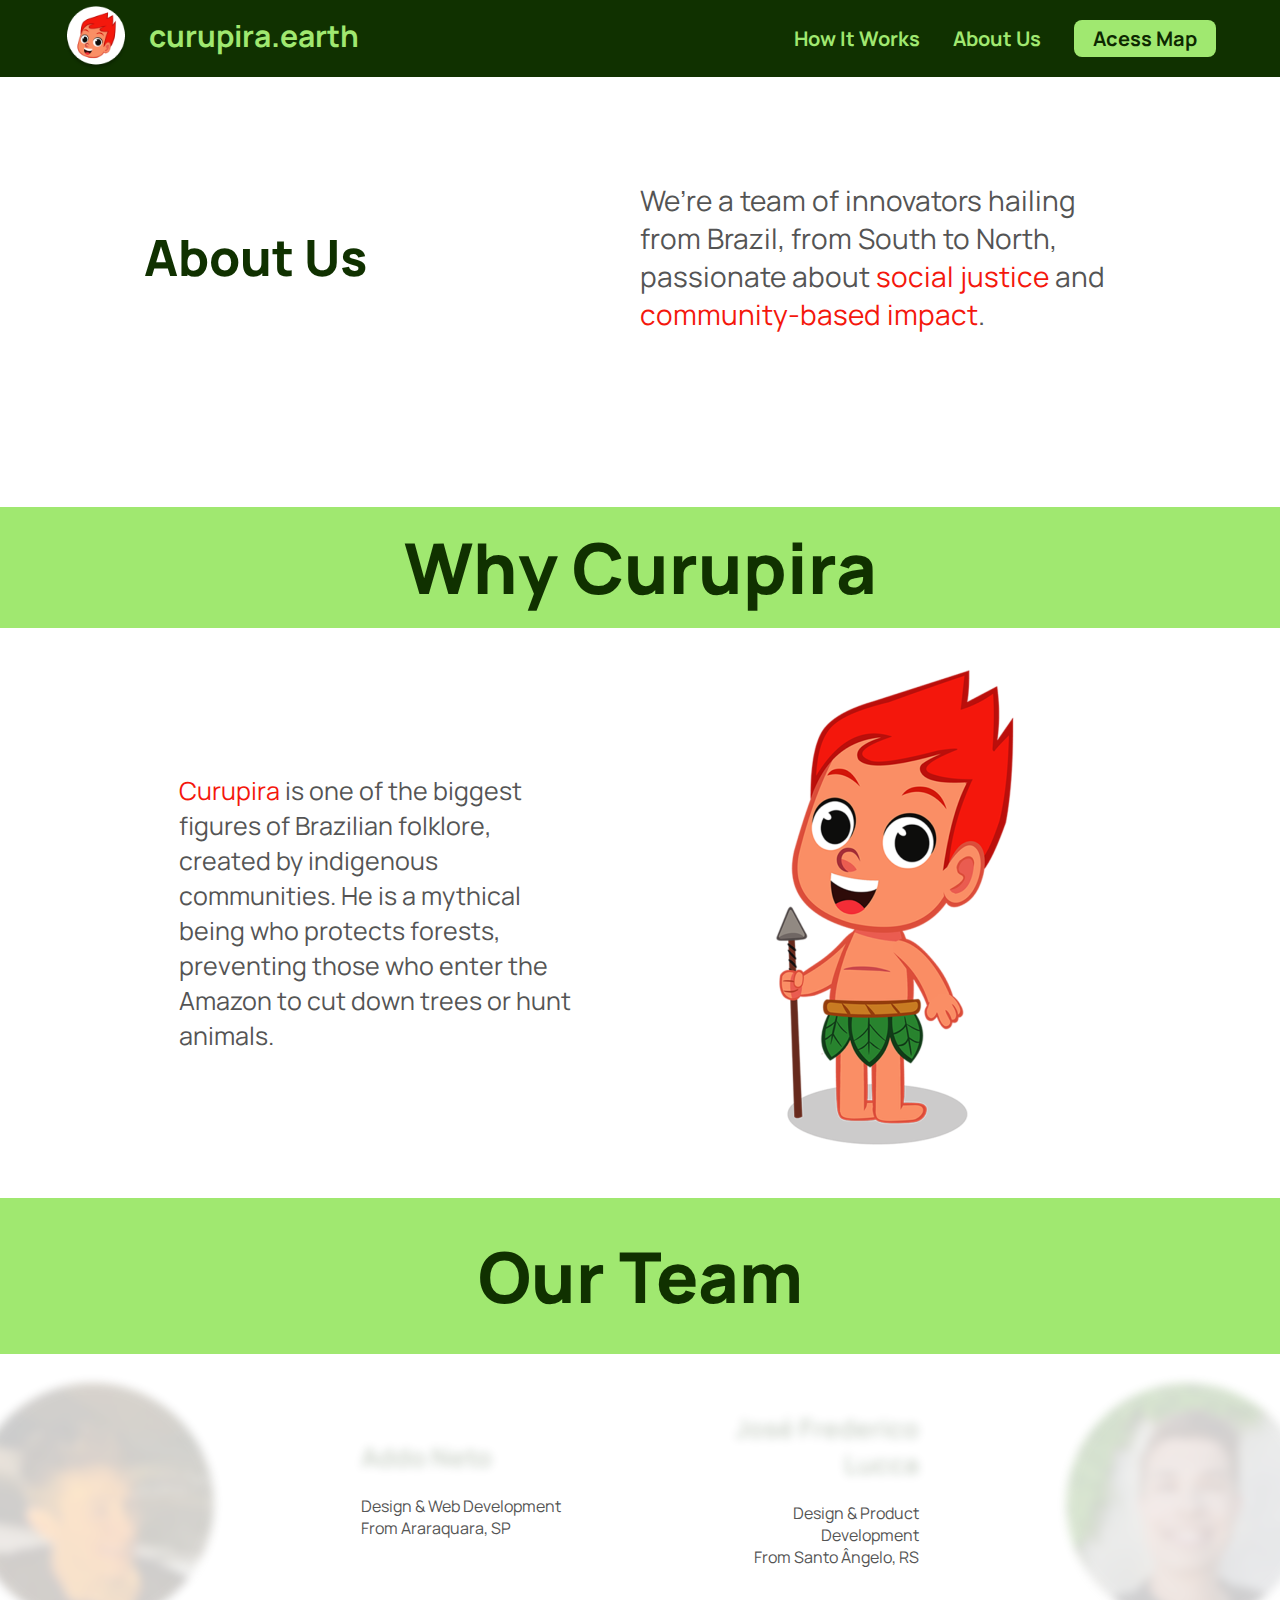
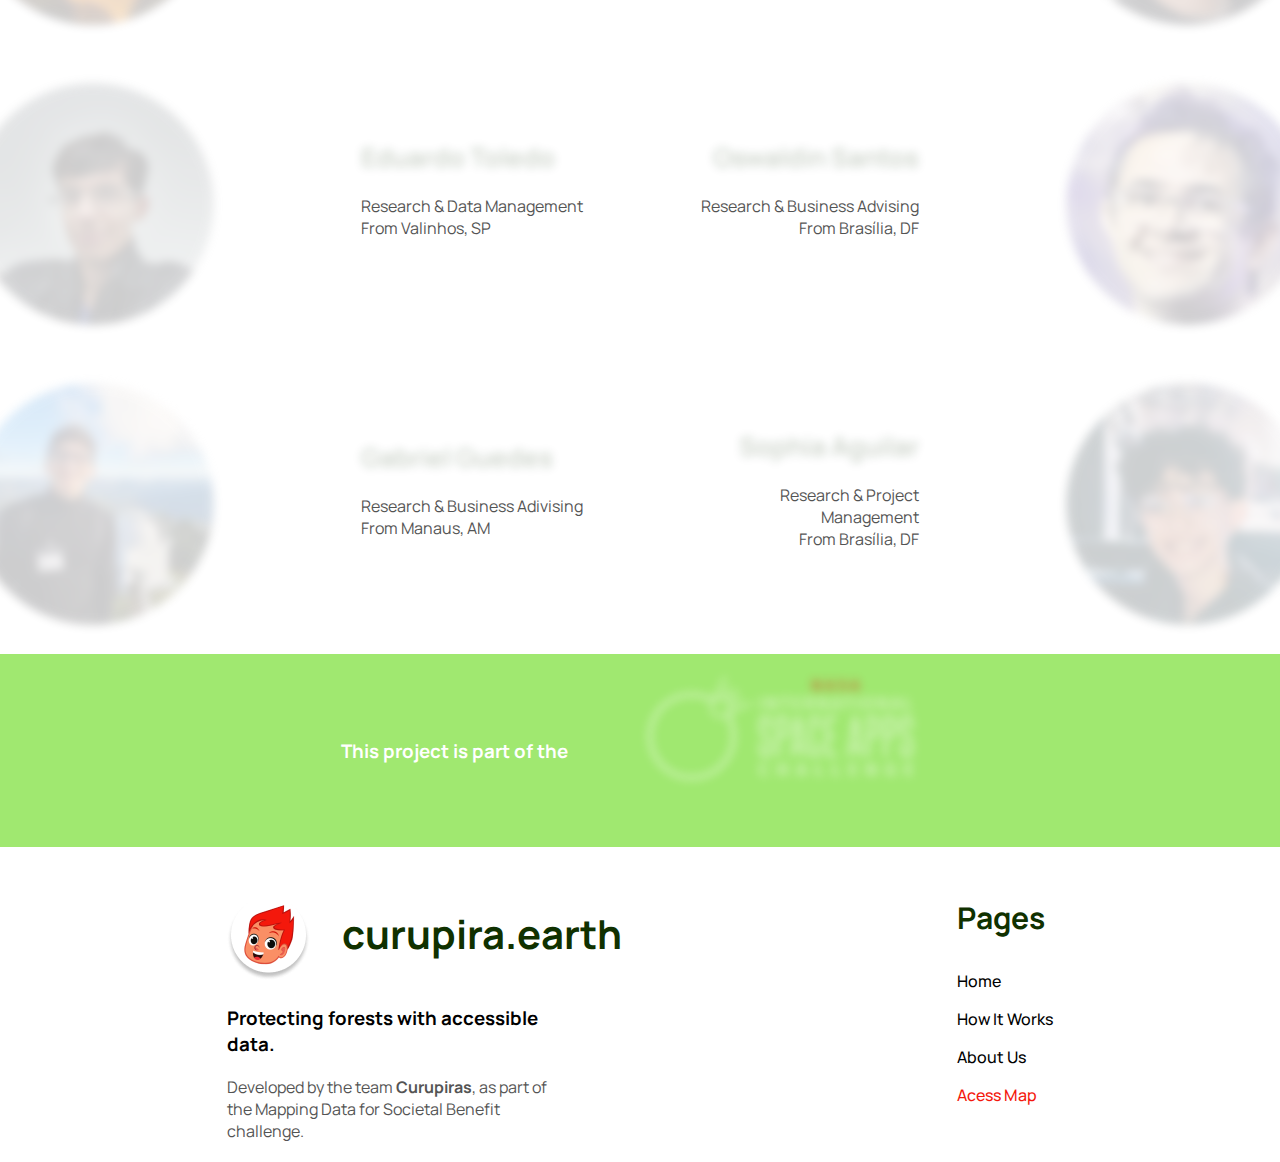
<file: about-us.html>
<!DOCTYPE html>
<html lang="en">
<head>
    <meta charset="UTF-8">
    <meta name="viewport" content="width=device-width, initial-scale=1.0">
    <title>Curupira - Team</title>

    <link rel="stylesheet" type="text/css" href="styles/main-style.css" media="screen" />
    <link rel="stylesheet" type="text/css" href="styles/aboutus-style.css" media="screen" />

    <link rel="icon" href="images/logo.png">

    <link rel="preconnect" href="https://fonts.googleapis.com">
    <link rel="preconnect" href="https://fonts.gstatic.com" crossorigin>
    <link href="https://fonts.googleapis.com/css2?family=Manrope:wght@500;600;700;800&display=swap" rel="stylesheet">

    <script defer src="scripts/app.js"></script>
</head>
<body>
    <header>
        <nav>
            <div class="nav-container">
                <div class="left-nav">
                    <div class="logo-container">
                        <figure>
                            <img src="images/logo.png" alt="curupira's logo">
                        </figure>
                    </div>
                    <div class="title-container">
                        <h1><a href="./index.html">curupira.earth</a></h1>
                    </div>
                </div>
                <div class="right-nav">
                    <ul>
                        <li><a href="./how.html">How It Works</a></li>
                        <li><a href="./about-us.html">About Us</a></li>
                        <li><a href="./map.html" class="map">Acess Map</a></li>
                    </ul>
                </div>
            </div>
            
            <div class="hamburguer">
                <span class="bar"></span>
                <span class="bar"></span>
                <span class="bar"></span>
            </div>
        </nav>
    </header>

    <section class="content">
        <div class="banner">
            <div class="content-box curipira-img">
                <h3>About Us</h3>
            </div>
            <div class="content-box about">
                <p>We’re a team of innovators hailing from 
                    Brazil, from South to North, passionate about <span>social justice</span> and <span>community-based impact</span>.</p>
            </div>
        </div>

        <h3 class="bold-text curupira">Why Curupira</h3>

        <section class="content-why">
            <p>
                <span>Curupira</span> is one of the biggest figures of Brazilian folklore, created by indigenous communities. He is a mythical being who protects forests, preventing those who enter the Amazon to cut down trees or hunt animals.
            </p>
            <figure>
                <img class="curupira-img hidden" src="images/curupira.png" alt="drawing of curupira">
            </figure>
        </section>

        <div class="info-body">
            <h3 class="bold-text">Our Team</h3>

            <section class="team-display">
                <article class="member">
                    <figure class="hidden">
                        <img src="images/addo.jpeg" alt="">
                    </figure>
                    <div class="member-info">
                        <div>
                            <h4 class="hidden">Addo Neto</h4>
                            <p>Design & Web Development <br>
                                From Araraquara, SP</p>
                        </div>
                    </div>
                </article>

                <article class="member mleft">
                    <figure class="hidden">
                        <img src="images/lucca.png" alt="">
                    </figure>
                    <div class="member-info">
                        <div>
                            <h4 class="hidden">José Frederico Lucca</h4>
                            <p>Design & Product Development <br>
                                From Santo Ângelo, RS</p>
                        </div>
                    </div>
                </article>

                <article class="member">
                    <figure class="hidden">
                        <img src="images/eduardo.png" alt="">
                    </figure>
                    <div class="member-info">
                        <div>
                            <h4 class="hidden">Eduardo Toledo</h4>
                            <p>Research & Data Management <br>
                                From Valinhos, SP</p>
                        </div>
                    </div>
                </article>

                <article class="member mleft">
                    <figure class="hidden">
                        <img src="images/oswaldin.png" alt="">
                    </figure>
                    <div class="member-info">
                        <div>
                            <h4 class="hidden">Oswaldin Santos</h4>
                            <p>Research & Business Advising <br>
                                From Brasília, DF</p>
                        </div>
                    </div>
                </article>

                <article class="member">
                    <figure class="hidden">
                        <img src="images/gabriel.png" alt="">
                    </figure>
                    <div class="member-info">
                        <div>
                            <h4 class="hidden">Gabriel Guedes</h4>
                            <p>Research & Business Adivising <br>
                                From Manaus, AM</p>
                        </div>
                    </div>
                </article>

                <article class="member mleft">
                    <figure class="hidden">
                        <img src="images/sophia.png" alt="">
                    </figure>
                    <div class="member-info">
                        <div>
                            <h4 class="hidden">Sophia Aguilar</h4>
                            <p>Research & Project Management <br>
                                From Brasília, DF</p>
                        </div>
                    </div>
                </article>

            </section>

            <div class="hackathon-note">
                <div>            
                    <h3>This project is part of the</h3>
                    <figure class="nasa hidden">
                        <img src="images/nasa.png" alt="NASA International Space Apps Challenge logo">
                    </figure>
                </div>
            </div>
        </div>
    </section>

    <footer>
        <div class="fcontent">
            <div class="description">
                <div class="site-info">
                    <figure>
                        <img src="images/logo.png" alt="curupira's logo">
                    </figure>
                    <h2>curupira.earth</h2>
                </div>
                <div class="site-text">
                    <h3>Protecting forests with accessible data.</h3>
                    <div>
                        <p>Developed by the team <b>Curupiras</b>, as part of 
                            the Mapping Data for Societal Benefit challenge.</p>
                    </div>
                </div>
            </div>
            <div class="pages-container">
                <h3>Pages</h3>
                <ul>
                    <li><a href="index.html">Home</a></li>
                    <li><a href="how.html">How It Works</a></li>
                    <li><a href="about-us.html">About Us</a></li>
                    <li><a href="map.html"><span>Acess Map</span></a></li>
                </ul>
            </div>
        </div>
    </footer>
</body>
</html>
</file>
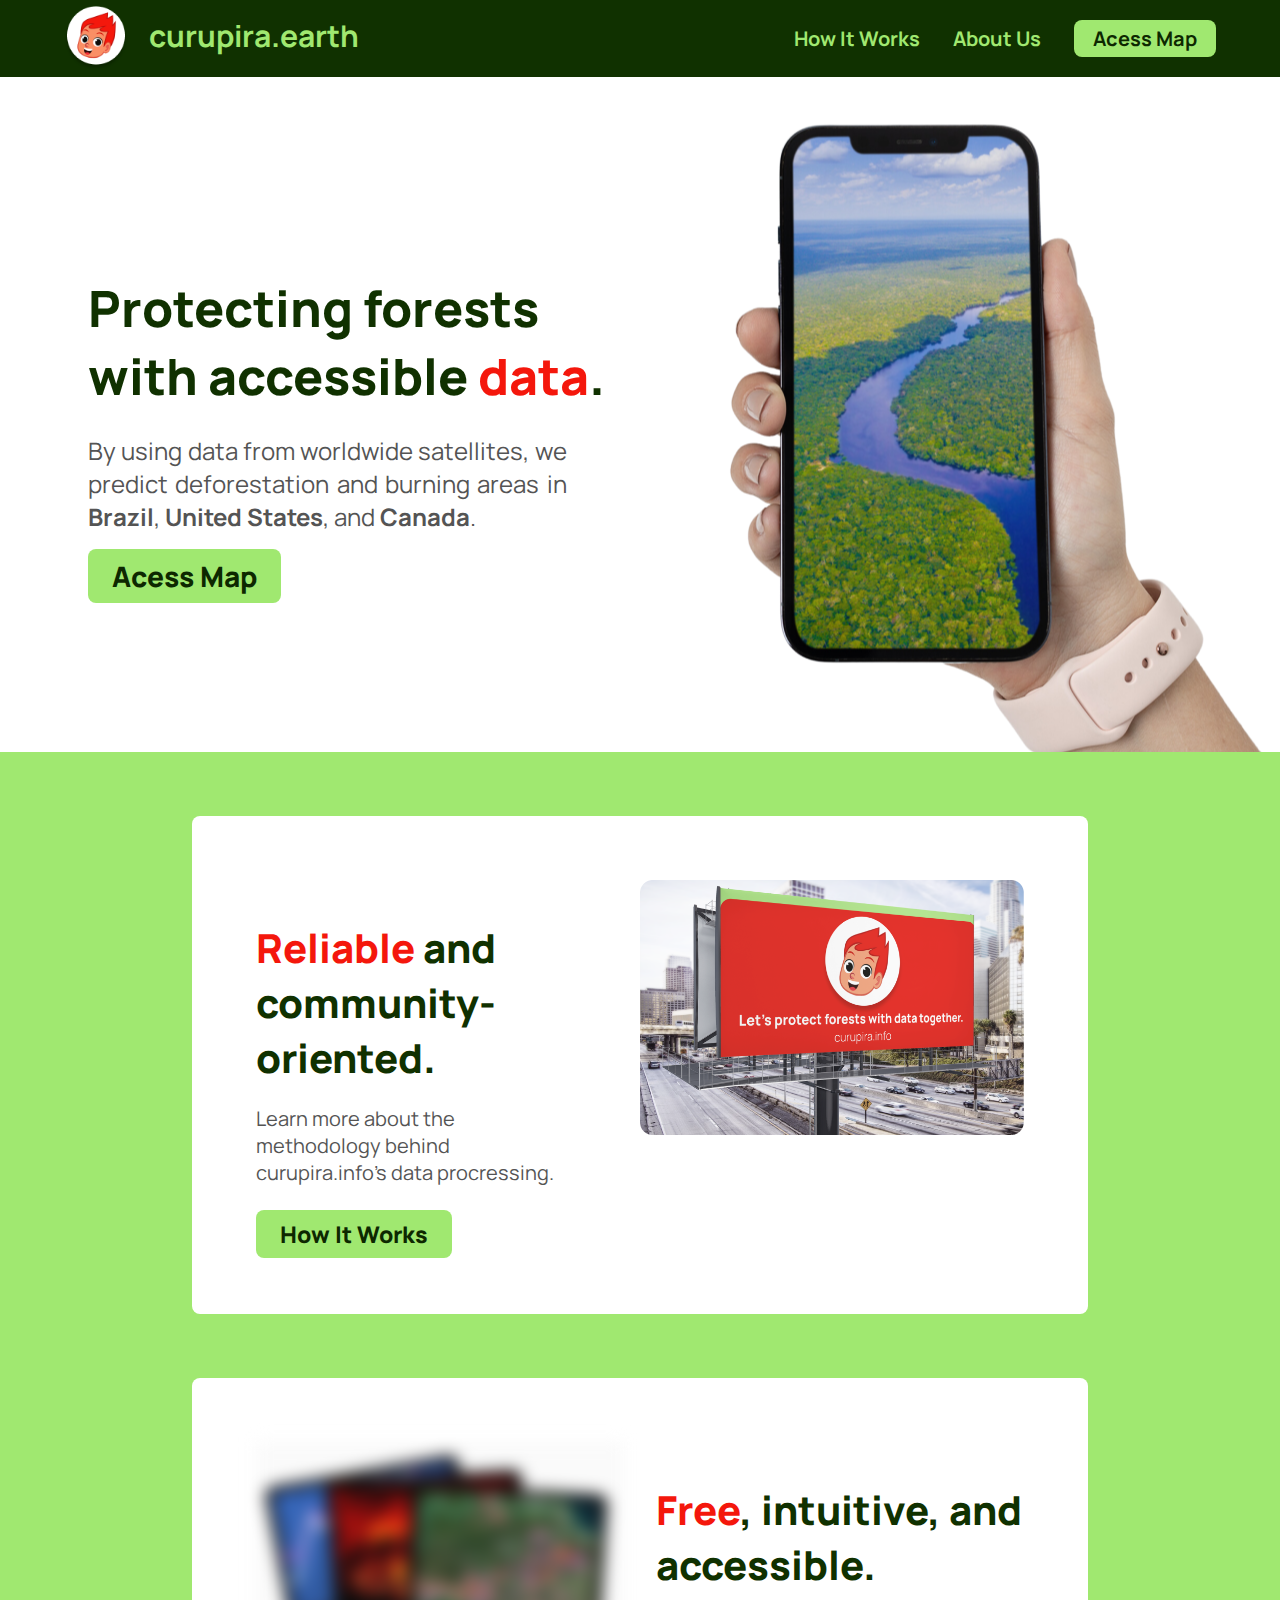
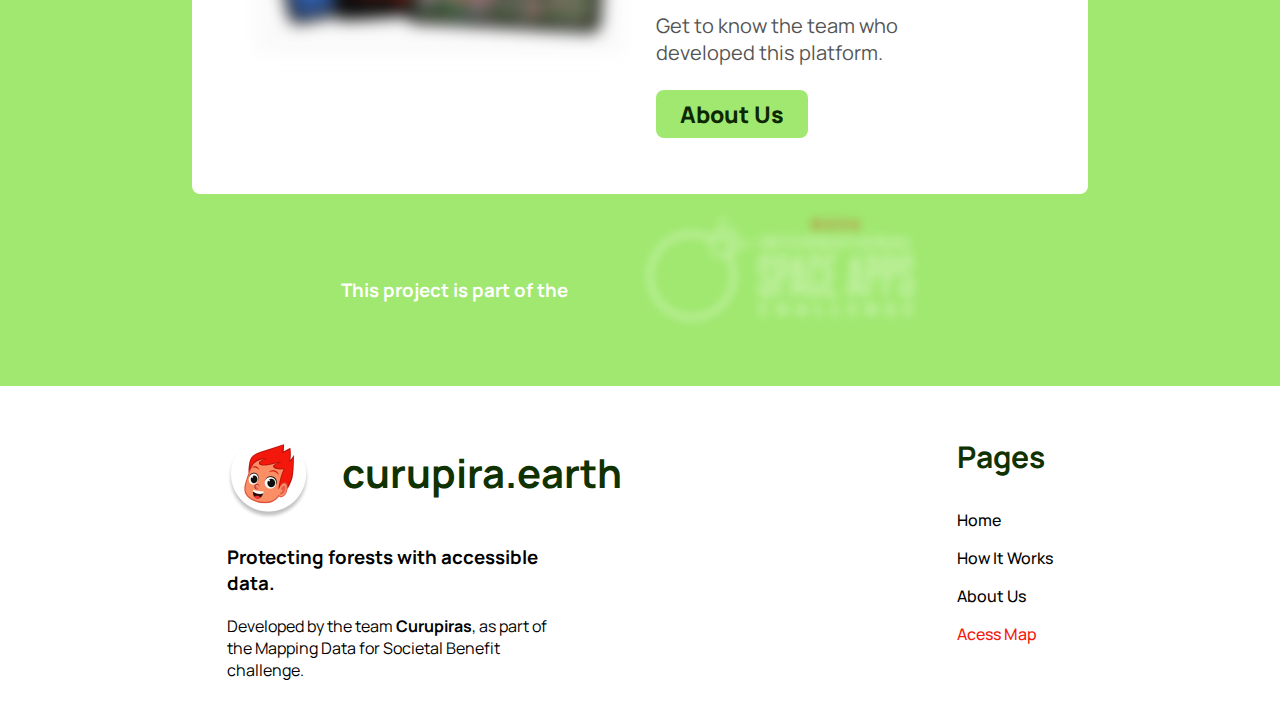
<file: home.html>
<!DOCTYPE html>
<html lang="en">
<head>
    <meta charset="UTF-8">
    <meta name="viewport" content="width=device-width, initial-scale=1.0">
    <title>Curupira</title>

    <link rel="stylesheet" type="text/css" href="styles/main-style.css" media="screen" />

    <link rel="icon" href="images/logo.png">

    <link rel="preconnect" href="https://fonts.googleapis.com">
    <link rel="preconnect" href="https://fonts.gstatic.com" crossorigin>
    <link href="https://fonts.googleapis.com/css2?family=Manrope:wght@500;600;700;800&display=swap" rel="stylesheet">

    <script defer src="scripts/app.js"></script>
</head>
<body>
    <header>
        <nav>
            <div class="nav-container">
                <div class="left-nav">
                    <div class="logo-container">
                        <figure>
                            <img src="images/logo.png" alt="curupira's logo">
                        </figure>
                    </div>
                    <div class="title-container">
                        <h1><a href="./home.html">curupira.earth</a></h1>
                    </div>
                </div>
                <div class="right-nav">
                    <ul>
                        <li><a href="./how.html">How It Works</a></li>
                        <li><a href="./about-us.html">About Us</a></li>
                        <li><a href="./map.html" class="map">Acess Map</a></li>
                    </ul>
                </div>
            </div>
        </nav>
    </header>

    <section class="content">
        <div class="banner">
            <div class="call-text">
                <div class="text-container">
                    <h2 id="tc" class="thidden">Protecting forests <br> with accessible <span>data</span>.</h2>
                    <p align="justify">By using data from worldwide satellites, we predict deforestation and burning areas in <b>Brazil</b>, <b>United States</b>, and <b>Canada</b>.</p>
                    <a href="./map.html">Acess Map</a>
                </div>
            </div>
            <div class="b-image">
                <figure>
                    <img src="images/mockup1.png" alt="hand holding a cellphone with forest image">
                </figure>
            </div>
        </div>
        <div class="info-body">
            <div class="info-block">
                <div class="text-container">
                    <h3><span>Reliable</span> and community-oriented.</h3>
                    <p>Learn more about the methodology 
                        behind curupira.info’s data procressing.</p>
                    <a href="./how.html">How It Works</a>    
                </div>
                <div id="bimgc" class="image-container hidden">
                    <figure>
                        <img src="images/ad-mockup1.png" alt="Curupira serive advertise">
                    </figure>
                </div>
            </div>
            <div class="info-block">
                <div class="image-container hidden">
                    <figure>
                        <img src="images/ad-mockup2.png" alt="Curupira serive advertise">
                    </figure>
                </div>
                <div class="text-container left">
                    <h3><span>Free</span>, intuitive, and accessible.</h3>
                    <p>Get to know the team who
                        developed this platform.</p>
                    <a href="./about-us.html">About Us</a>
                </div>
            </div>
            <div class="hackathon-note">
                <div>            
                    <h3>This project is part of the</h3>
                    <figure class="nasa hidden">
                        <img src="images/nasa.png" alt="NASA International Space Apps Challenge logo">
                    </figure>
                </div>
            </div>
        </div>
    </section>

    <footer>
        <div class="fcontent">
            <div class="description">
                <div class="site-info">
                    <figure>
                        <img src="images/logo.png" alt="curupira's logo">
                    </figure>
                    <h2>curupira.earth</h2>
                </div>
                <div class="site-text">
                    <h3>Protecting forests with accessible data.</h3>
                    <div>
                        <p>Developed by the team <b>Curupiras</b>, as part of 
                            the Mapping Data for Societal Benefit challenge.</p>
                    </div>
                </div>
            </div>
            <div class="pages-container">
                <h3>Pages</h3>
                <ul>
                    <li><a>Home</a></li>
                    <li><a>How It Works</a></li>
                    <li><a>About Us</a></li>
                    <li><a><span>Acess Map</span></a></li>
                </ul>
            </div>
        </div>
    </footer>
</body>
</html>
</file>
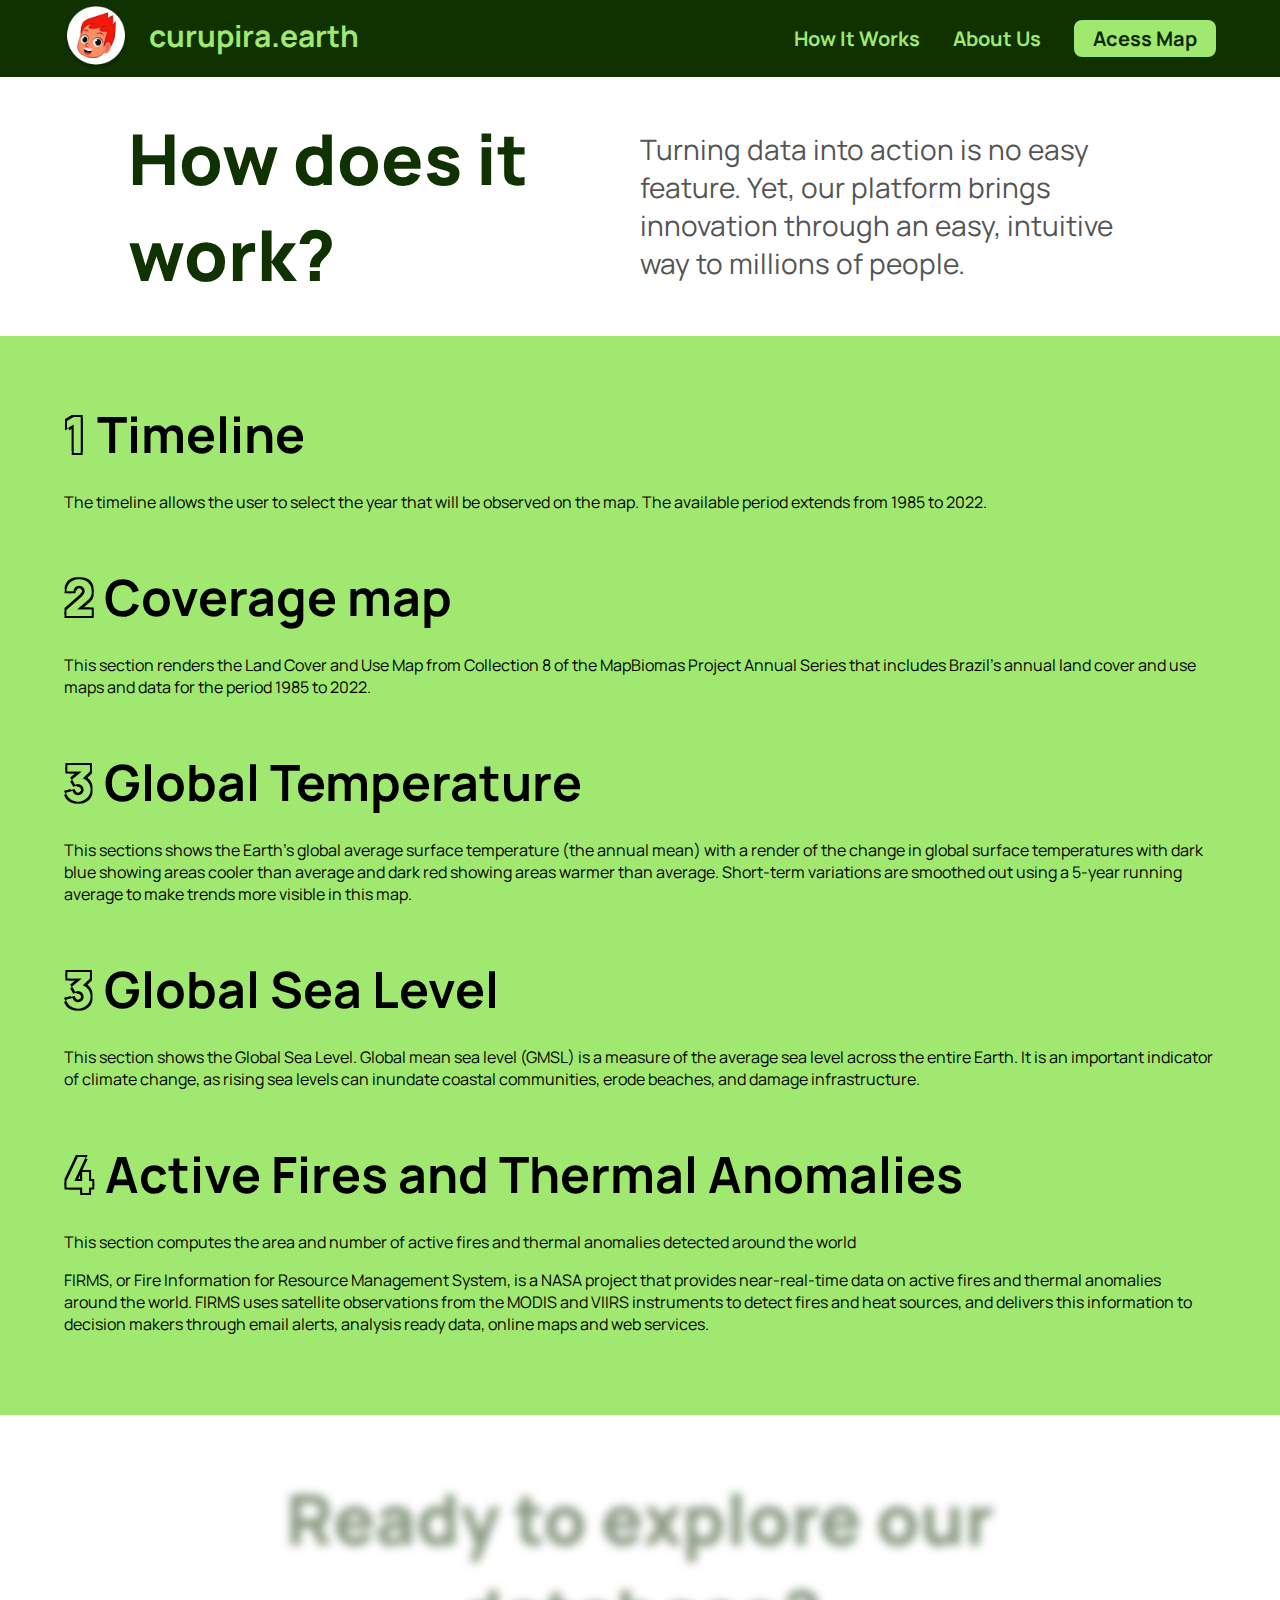
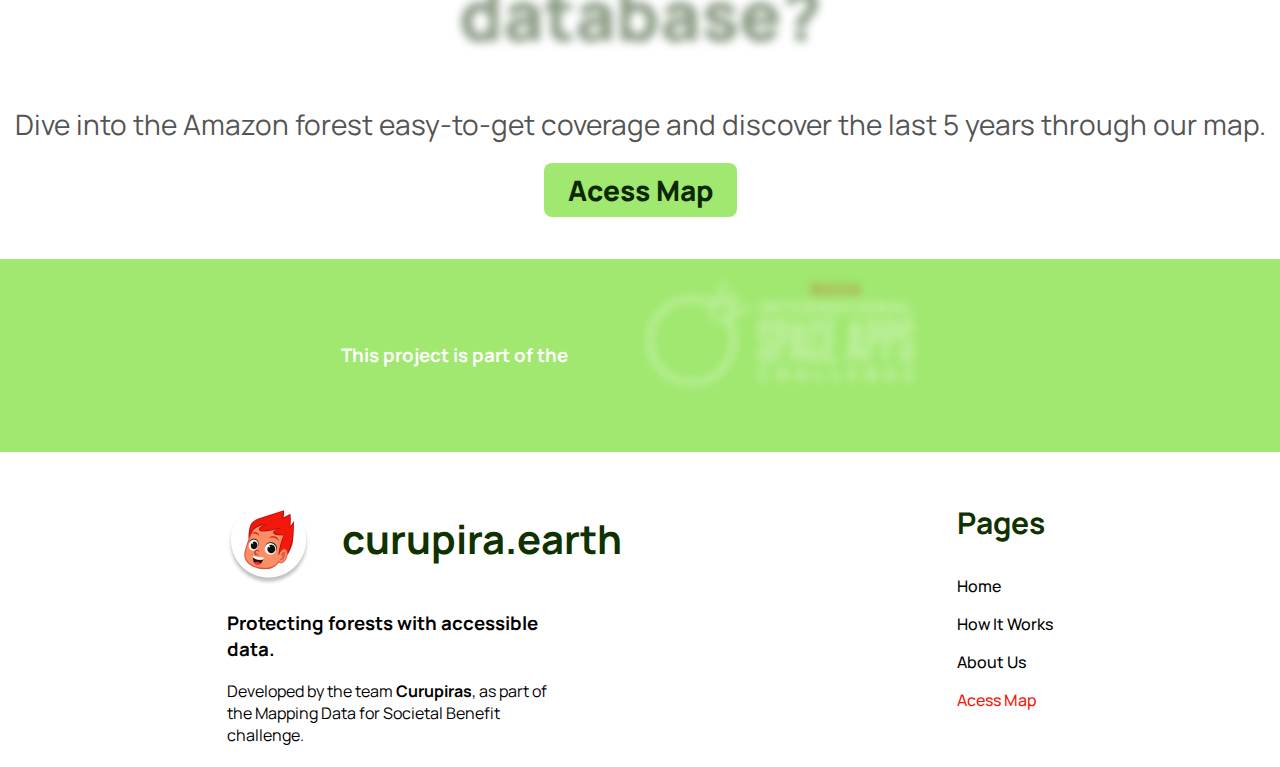
<file: how.html>
<!DOCTYPE html>
<html lang="en">
<head>
    <meta charset="UTF-8">
    <meta name="viewport" content="width=device-width, initial-scale=1.0">
    <title>Curupira - Method</title>

    <link rel="stylesheet" type="text/css" href="styles/main-style.css" media="screen" />
    <link rel="stylesheet" type="text/css" href="styles/how-style.css" media="screen" />

    <link rel="icon" href="images/logo.png">

    <link rel="preconnect" href="https://fonts.googleapis.com">
    <link rel="preconnect" href="https://fonts.gstatic.com" crossorigin>
    <link href="https://fonts.googleapis.com/css2?family=Manrope:wght@500;600;700;800&display=swap" rel="stylesheet">

    <script defer src="scripts/app.js"></script>

    <style>
        #first-topic {
            margin-top: 0;
        }
    </style>
</head>
<body>
    <header>
        <nav>
            <div class="nav-container">
                <div class="left-nav">
                    <div class="logo-container">
                        <figure>
                            <img src="images/logo.png" alt="curupira's logo">
                        </figure>
                    </div>
                    <div class="title-container">
                        <h1><a href="./index.html">curupira.earth</a></h1>
                    </div>
                </div>
                <div class="right-nav">
                    <ul>
                        <li><a href="./how.html">How It Works</a></li>
                        <li><a href="./about-us.html">About Us</a></li>
                        <li><a href="./map.html" class="map">Acess Map</a></li>
                    </ul>
                </div>
            </div>
            
            <div class="hamburguer">
                <span class="bar"></span>
                <span class="bar"></span>
                <span class="bar"></span>
            </div>
        </nav>
    </header>

    <section class="content">
        <div class="banner" id="hbanner">
            <h3 class="bold-text">How does it work?</h3>
            <p>Turning data into action is no easy feature.
                Yet, our platform brings innovation through an easy, intuitive way to millions of people.</p>
        </div>
        <div class="info-body">
            <section class="explanation">
                <h3 id="first-topic"><span>1</span>  Timeline  </h3>
                <p>The timeline allows the user to select the year that will be observed on the map. The available period extends from 1985 to 2022.</p>
                <h3><span>2</span>  Coverage map  </h3>
                <p>This section renders the Land Cover and Use Map from Collection 8 of the MapBiomas Project Annual Series that includes Brazil's annual land cover and use maps and data for the period 1985 to 2022.</p>
                <h3><span>3</span>  Global Temperature  </h3>
                <p>This sections shows the Earth’s global average surface temperature (the annual mean) with a render of the change in global surface temperatures with dark blue showing areas cooler than average and dark red showing areas warmer than average. Short-term variations are smoothed out using a 5-year running average to make trends more visible in this map.</p>
                <h3><span>3</span>  Global Sea Level  </h3>
                <p>This section shows the Global Sea Level. Global mean sea level (GMSL) is a measure of the average sea level across the entire Earth. It is an important indicator of climate change, as rising sea levels can inundate coastal communities, erode beaches, and damage infrastructure.</p>
                <h3><span>4</span>  Active Fires and Thermal Anomalies  </h3>
                <p>This section computes the area and number of active fires and thermal anomalies detected around the world</p>
                <p>FIRMS, or Fire Information for Resource Management System, is a NASA project that provides near-real-time data on active fires and thermal anomalies around the world. FIRMS uses satellite observations from the MODIS and VIIRS instruments to detect fires and heat sources, and delivers this information to decision makers through email alerts, analysis ready data, online maps and web services.</p>
            </section>
            <section class="redirect">
                <h3 class="bold-text hidden">Ready to explore  our <br> database?</h3>
                <p>Dive into the Amazon forest easy-to-get coverage and discover the last 5 years through our map.</p>
                <a class="map" href="map.html">Acess Map</a>
            </section>
            <div class="hackathon-note">
                <div>            
                    <h3>This project is part of the</h3>
                    <figure class="nasa hidden">
                        <img src="images/nasa.png" alt="NASA International Space Apps Challenge logo">
                    </figure>
                </div>
            </div>
        </div>
    </section>

    <footer>
        <div class="fcontent">
            <div class="description">
                <div class="site-info">
                    <figure>
                        <img src="images/logo.png" alt="curupira's logo">
                    </figure>
                    <h2>curupira.earth</h2>
                </div>
                <div class="site-text">
                    <h3>Protecting forests with accessible data.</h3>
                    <div>
                        <p>Developed by the team <b>Curupiras</b>, as part of 
                            the Mapping Data for Societal Benefit challenge.</p>
                    </div>
                </div>
            </div>
            <div class="pages-container">
                <h3>Pages</h3>
                <ul>
                    <li><a href="index.html">Home</a></li>
                    <li><a href="how.html">How It Works</a></li>
                    <li><a href="about-us.html">About Us</a></li>
                    <li><a href="map.html"><span>Acess Map</span></a></li>
                </ul>
            </div>
        </div>
    </footer>
</body>
</html>
</file>
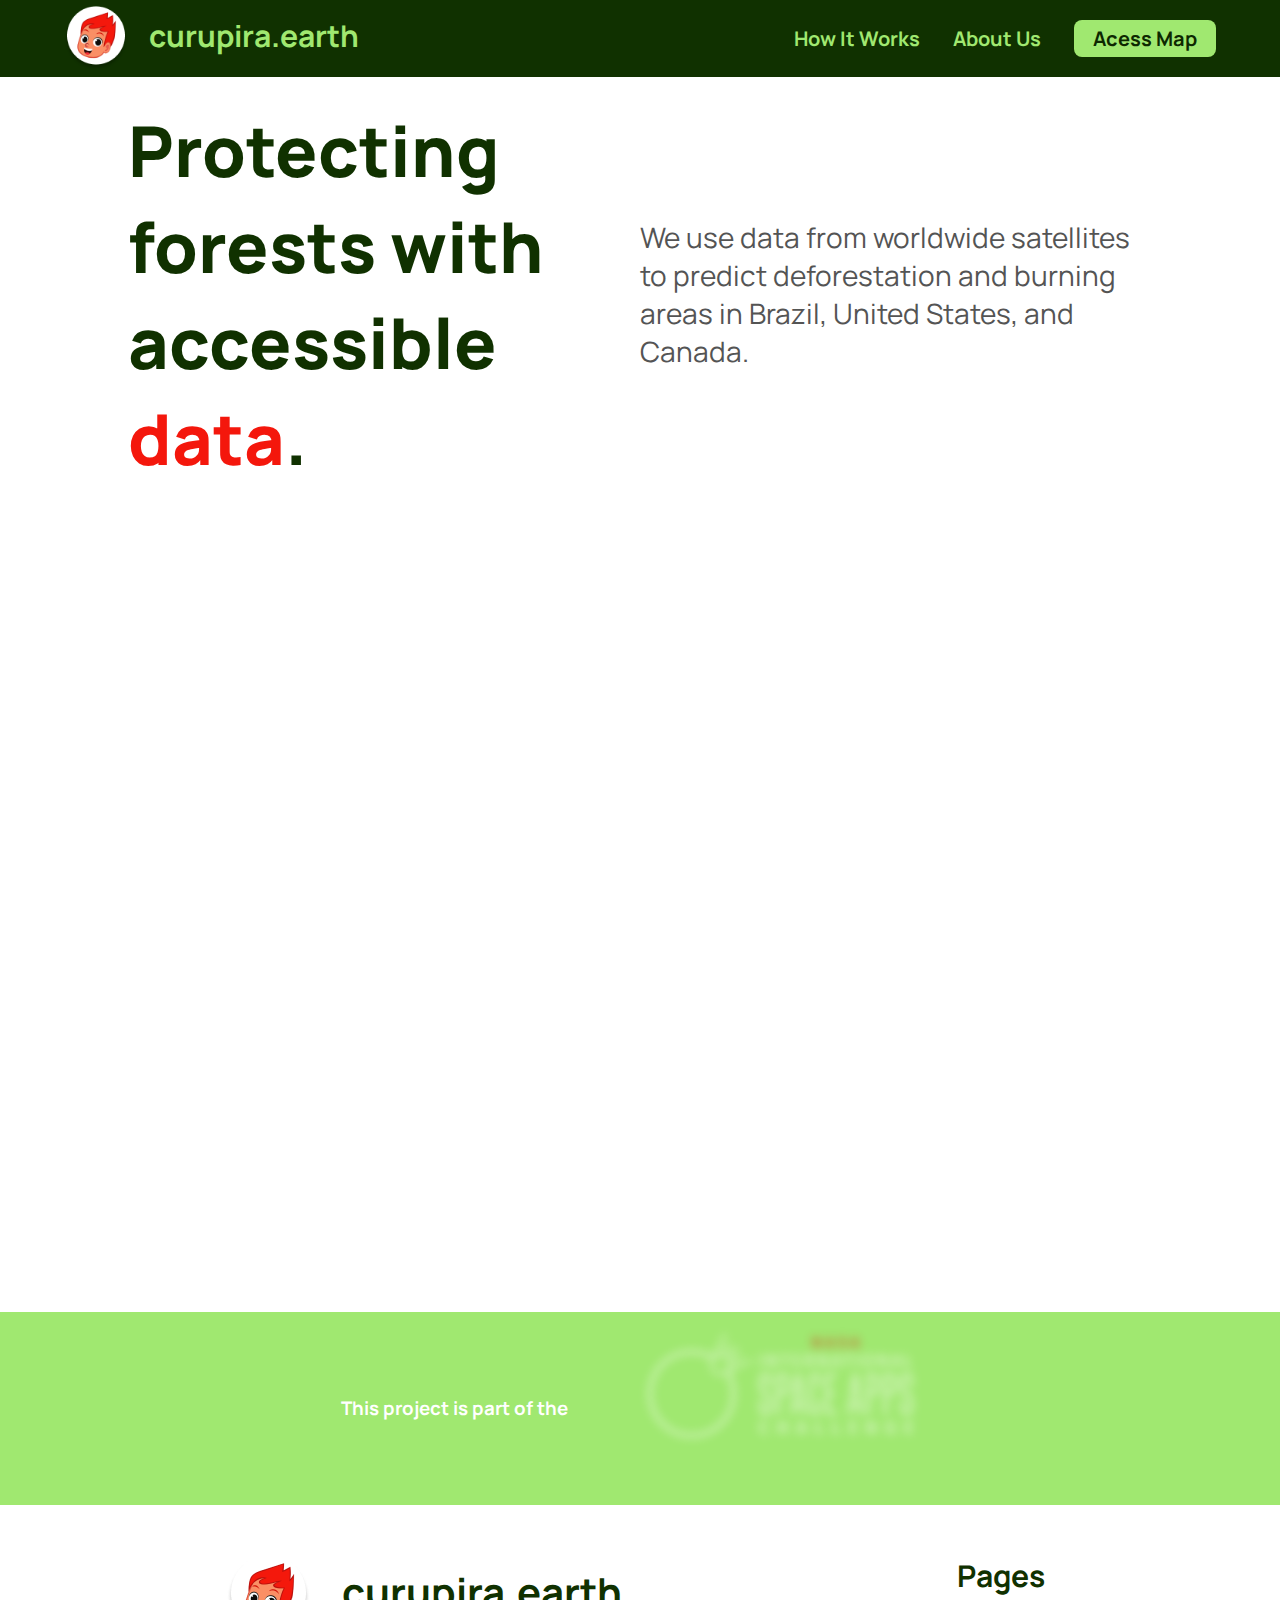
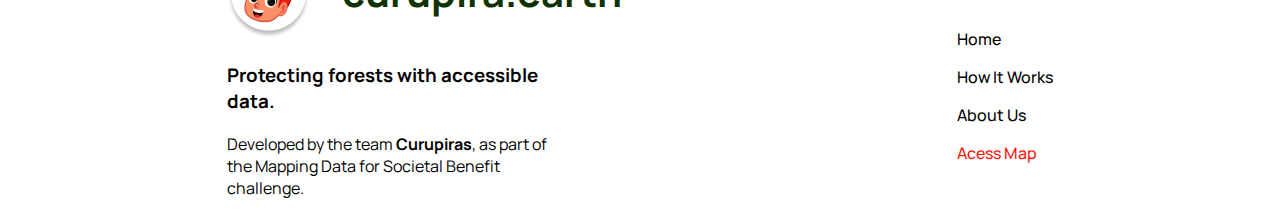
<file: map.html>
<!DOCTYPE html>
<html lang="en">
<head>
    <meta charset="UTF-8">
    <meta name="viewport" content="width=device-width, initial-scale=1.0">
    <title>Curupira - Map</title>

    <link rel="stylesheet" type="text/css" href="styles/main-style.css" media="screen" />
    <link rel="stylesheet" type="text/css" href="styles/how-style.css" media="screen" />
    <link rel="stylesheet" type="text/css" href="styles/map-style.css" media="screen" />

    <link rel="icon" href="images/logo.png">

    <link rel="preconnect" href="https://fonts.googleapis.com">
    <link rel="preconnect" href="https://fonts.gstatic.com" crossorigin>
    <link href="https://fonts.googleapis.com/css2?family=Manrope:wght@500;600;700;800&display=swap" rel="stylesheet">

    <script defer src="scripts/app.js"></script>
    <script async src="scripts/map.js"></script>
</head>
<body>
    <header>
        <nav>
            <div class="nav-container">
                <div class="left-nav">
                    <div class="logo-container">
                        <figure>
                            <img src="images/logo.png" alt="curupira's logo">
                        </figure>
                    </div>
                    <div class="title-container">
                        <h1><a href="./index.html">curupira.earth</a></h1>
                    </div>
                </div>
                <div class="right-nav">
                    <ul>
                        <li><a href="./how.html">How It Works</a></li>
                        <li><a href="./about-us.html">About Us</a></li>
                        <li><a href="./map.html" class="map">Acess Map</a></li>
                    </ul>
                </div>
            </div>

            <div class="hamburguer">
                <span class="bar"></span>
                <span class="bar"></span>
                <span class="bar"></span>
            </div>
        </nav>
    </header>

    <section class="content">
        <div class="banner">
            <h3 class="bold-text">Protecting forests with accessible <span>data</span>.</h3>
            <p>We use data from worldwide satellites to predict deforestation and burning areas in Brazil, United States, and Canada.</p>
        </div>
        <div class="info-body">
            <section class="map">
                <div class="load-map">
                    <iframe src="https://maps.google.com/maps?q=manaus&amp;t=&amp;z=13&amp;ie=UTF8&amp;iwloc=&amp;output=embed" frameborder="0" scrolling="no" style="width: 100%; height: 800px;">
                    </iframe>
                </div>
            </section>
            <div class="hackathon-note">
                <div>            
                    <h3>This project is part of the</h3>
                    <figure class="nasa hidden">
                        <img src="images/nasa.png" alt="NASA International Space Apps Challenge logo">
                    </figure>
                </div>
            </div>
        </div>
    </section>

    <footer>
        <div class="fcontent">
            <div class="description">
                <div class="site-info">
                    <figure>
                        <img src="images/logo.png" alt="curupira's logo">
                    </figure>
                    <h2>curupira.earth</h2>
                </div>
                <div class="site-text">
                    <h3>Protecting forests with accessible data.</h3>
                    <div>
                        <p>Developed by the team <b>Curupiras</b>, as part of 
                            the Mapping Data for Societal Benefit challenge.</p>
                    </div>
                </div>
            </div>
            <div class="pages-container">
                <h3>Pages</h3>
                <ul>
                    <li><a href="index.html">Home</a></li>
                    <li><a href="how.html">How It Works</a></li>
                    <li><a href="about-us.html">About Us</a></li>
                    <li><a href="map.html"><span>Acess Map</span></a></li>
                </ul>
            </div>
        </div>
    </footer>
</body>
</html>
</file>
<file: styles/main-style.css>
html, body {
    margin: 0;
    font-family: 'Manrope', sans-serif;
}

header {
    width: 100%;
    height: 8.5vh;

    background-color: #103100;
    color:#A0E870;
    font-weight: 700;
}

header nav{
    width: 90%;
    height: 100%;
    margin:auto;

    display: flex;
    align-items: center;
}

header nav .nav-container{
    width: 100%;
    height: 85%;
}

.nav-container div{
    height: 100%;
    display: inline-block;
}

.nav-container .left-nav{
    display: inline-flex;
}

.left-nav .logo-container figure{
    margin: 0;
}

.title-container h1{
    font-size: 30px;

    position: relative;
    top: 50%;
    transform: translateY(-55%);

    margin: 0  0  0 10%;
}

.title-container h1 a{
    color:#A0E870;
}

.logo-container figure,
.logo-container figure img{
    height: 100%;
    width: auto;
}

.nav-container .right-nav{
    float: right;
    display: flex;
    align-items: center;
}

.right-nav ul {
    margin: 0;
    padding: 0;
}

.right-nav ul li{
    margin: 0;
    display: inline-block;
    font-size: 20px;
    margin-left: 30px;
}

.right-nav ul li a{
    transition: .5s;
    color: #A0E870;
}

.right-nav ul li a.map{
    color: #0d2800;
    background-color: #A0E870;
    border-radius: 8px;
    font-size: 20px;
    padding: .3rem 1.2rem .3rem;

}

.right-nav ul li a:hover{
    color: white;
    cursor: pointer;
}

.right-nav ul li a.map:hover{
    color: #0d2800;
    background-color: #f1f1f1;
}

.content .banner{
    width: 100%;
    height: 75vh;
    display: inline-flex;
}

.banner .call-text {
    height: 100%;
    width: 55%;
    display: flex;
    align-items: center;
    justify-content: center;
}

.banner .call-text .text-container {
    max-width: 80%;
    margin-left: 5%;
}

.banner .call-text .text-container h2,
.banner .content-box h3,
.bold-text{
    font-size: 70px;
    font-weight: 800;
    color: #103100;
    margin-bottom: 0;
}

#tc.thidden {
    opacity: 0;
    filter: blur(5px);
    transform: translateX(-10%);
    transition: all 1s;
}

#tc.tshow {
    opacity: 1;
    filter: blur(0);
    transform: translateX(0);
}


.banner .call-text .text-container p,
.banner .content-box.about p{
    max-width: 85%;
    font-size: 28px;
    color: #545454;
    transition: .5s;
}

.banner .call-text .text-container a, 
.info-block .text-container a,
.info-body .redirect a
{
    color: #0d2800;
    font-size: 28px;
    background-color: #A0E870;
    padding: .5rem 1.5rem .5rem;
    border-radius: 8px;
    font-weight: 800;
    transition: .5s;
}

.banner .call-text .text-container a:hover,
.info-block .text-container a:hover,
.info-body .redirect a:hover{
    cursor:pointer;
    background-color: #103100;
    color: white;
}

.banner .b-image {
    height: 100%;
    width: 45%;
    display: flex;
    justify-content: center;
}

.banner .b-image figure {
    margin: 0;
    align-self: flex-end;
    transform: translateY(2%);
    z-index: -1;
}

.content .info-body{
    width: 100%;
    background-color: #A0E870;

    display: flex;
    flex-direction: column;
    align-items: center;
}

.content .info-body .info-block{
    width: 60%;
    background-color: #ffffff;
    margin-top: 5%;
    border-radius: 8px;
    display: inline-flex;
    padding: 5%;
}

.info-block div {
    width: 50%;
    height: 100%;
}

.rndimg {
    border-radius: 12px;
}

#cellphone-mockup:hover{
    cursor: pointer;
    transform: rotate(-5deg) !important;
}

.info-block .image-container figure ,
.info-block .image-container figure img{
    width: 100%;
    height: auto;
    margin: 0;
    transition: .6s;
}

.info-block .image-container figure img:hover{
    transform: scale(1.05);
    /* cursor: pointer; */
}

.info-block .text-container h3{
    font-size: 50px;
    font-weight: 800;
    color: #103100;
    margin-bottom: 0;
    transition: .5s;
}

span{
    color: #F4170C;
}

.info-block .text-container p{
    max-width: 85%;
    font-size: 23px;
    margin-bottom: 2rem;
    color: #545454;
    transition: .5s;
}

.info-block .text-container a{
    font-size: 23px;
    color: #0d2800;
}

.info-block .text-container.left{
    margin-left: 2rem;
}

.content .info-body .hackathon-note {
    width: 100%;
    background-color: #A0E870;
}

.content .info-body .hackathon-note div{
    display: flex;
    align-items: center;
    justify-content: center;
    margin: 2% 0 2%;
    color: white;
}

.content .info-body .hackathon-note div figure{
    width: auto;
    margin-right: 0;
    transform: translateX(40px);
}


.content .info-body .hackathon-note div img{
    width: 80%;
}

footer{
    width: 100%;
    height: 35vh;
    background-color: white;
    box-sizing: border-box;
    padding: 50px;
}

footer .fcontent{
    width: 70%;
    height: 100%;
    margin: auto;
    display: flex;
}

footer .fcontent .description figure{
    margin: 0;
    height: auto;
}

footer .fcontent .description .site-info{
    display: flex;
    align-items: center;
}

footer .fcontent .description{
    width: 40%;
}

footer .fcontent .description .site-info h2{
    font-size: 40px;
    margin: 0  0 0 2rem;
    transform: translateY(-15%);
    color:#103100;
}

footer .fcontent .pages-container{
    margin-left: auto;
}

footer .fcontent .pages-container h3{
    margin-left: auto;
    font-size: 30px;
    margin: 0;
    font-weight: 700;
    color: #103100;
}

footer .fcontent .pages-container ul{
    padding-left: 0;
    list-style: none;
    font-weight: 500;
}

footer .fcontent .pages-container li{
    padding-top: 1rem;
}

footer .fcontent .pages-container li a{
    color: black;
}

footer .fcontent .pages-container li a:hover{
    cursor: pointer;
}

.nasa:hover{
    /* cursor: grab; */
    opacity: .8 !important;
    transform: perspective(80px) rotateY(-4deg) !important;
}

.nasa.hidden {
    opacity: .5;
    filter: blur(5px);
    transition: all 1s;
}

.nasa.hidden img{
    transform: translateY(-20px);
    transition: 1s;
}

.nasa.show {
    opacity: 1;
    filter: blur(0);
}

.nasa.show img{
    transform: translateY(0);
}

.image-container.hidden {
    filter: blur(8px);
    transition: all .5s;
}

.image-container.show {
    filter: blur(0);
}

a {
    text-decoration: none;
}

@media(prefers-reduced-motion) {
    .hidden {
        transition: none;
    }
}

@media (max-width: 1450px) {
    .banner .call-text .text-container h2,
    .banner .content-box h3{
        font-size: 50px;
    }
    .banner .call-text .text-container p{
        font-size: 24px;
    }
    .info-block .text-container h3{
        font-size: 40px;
    }
    .info-block .text-container p{
        font-size: 20px;
    }
}

.info-block .mobile-image-container {
    display: none;
}

.info-block .mobile-image-container figure{
    width: 90%;
    margin: auto;
}

.info-block .mobile-image-container figure img{
    width: 100%;
}

.info-block .mobile-image-container#tabmobile figure {
    width: 80%;
}

.mobile-image-container.hidden {
    filter: blur(8px);
    transition: all .5s;
}

.mobile-image-container.show {
    filter: blur(0);
}

@media (max-width: 1100px) {
    .content .info-body .info-block{
        display: block;
    }

    .info-block div {
        width: 100%;
    }

    .info-block div {
        width: 100%;
    }

    .info-block .image-container#bimgc{
        padding-top: 40px;
    }

    .info-block .image-container figure img{
        width: 80%;
        margin-left: 50%;
        transform: translateX(-50%);
    }
}

.hamburguer {
    display: none;
    cursor: pointer;
}

.hamburguer .bar{
    color: #ffffff00;
    display: block;
    width: 25px;
    height: 3px;
    margin: 5px auto;
    transition: ease-in-out .4s;
    background-color: #A0E870;
}

@media (max-width: 850px) {
    header{
        position: fixed;
        z-index: 10;
    }

    .banner .b-image {
        display: none;
    }
    .hamburguer {
        display: block;
    }

    .hamburguer.act .bar:nth-child(1) {
        transform: translateY(8px) rotate(45deg);
    }
    .hamburguer.act .bar:nth-child(2) {
        opacity: 0;
    }
    .hamburguer.act .bar:nth-child(3) {
        transform: translateY(-8px) rotate(-45deg);
    }

    .right-nav {
        z-index: 10;
        position: fixed;
        left: 100%;
        justify-content: center;
        background-color: #A0E870;
        height: auto !important;
        width: 100%;
        text-align: center;
        transition: .5s;
    }

    .right-nav ul li{
        display: block;
        margin-top: 20px;
        margin-left:0;
    }

    .right-nav ul li:nth-child(3){
        margin-bottom: 20px;
    }

    .right-nav ul li a{
        font-size: 24px !important;
        color: #0d2800;
    }

    .right-nav ul li a.map{
        color: #F4170C;
        background-color: transparent;
    }

    .right-nav.act {
        left: 0;
    }

    header nav .nav-container{
        height: 65%;
    }

    .title-container h1{
        font-size: 25px;
    }

    .banner {
        padding-top: 100px;
        height: 38vh !important;
        display: block !important;
        background-color: #103100;
    }

    .banner .call-text {
        width: 100%;
    }

    .banner .call-text .text-container h2{
        font-size: 35px;
        color:#A0E870;
        margin: 0;
        max-width: 100%;
    }

    .banner .call-text .text-container h2 br {
        display: none;
    }

    .banner .call-text .text-container p {
        color:#D8D8D8;
        font-size: 18px;
        max-width: 100%;
        margin-bottom: 30px;
    }

    .banner .call-text .text-container a {
        font-size: 18px;
    }

    .info-body {
        background-color: #103100 !important;
        padding-bottom: 40px;
    }

    .info-body .info-block{
        width: 100% !important;
        background-color: transparent !important;
        padding: 0 !important;
        margin-top: 50px !important;
    }

    .info-block .mobile-image-container {
        display: block;
    }

    .info-block .image-container {
        display: none;
    }

    .info-block .text-container{
        text-align: center;
    }

    .info-block .text-container h3{
        font-size: 32px;
        color: #A0E870;
    }
    .info-block .text-container h3 span {
        color: #A0E870;
    }

    .info-block .text-container p{
        color:#D8D8D8;
        margin: auto;
        font-size: 18px;
        margin-top: 15px;
        margin-bottom: 30px;
    }

    .info-block .text-container.left{
        margin-left: 0;
    }
    
    .info-block .text-container.left h3{
        margin-top: 0;
    }

    .info-body .hackathon-note {
        display: none;
    }

    footer {
        height: auto;
        box-sizing: border-box;
        padding: 20px;
    }

    footer .fcontent{
        width: 100%;
        display: block;
    }

    footer .fcontent .description{
        margin: 0;
        width: 100%;
    }

    footer .fcontent .description .site-info h2{
        font-size: 30px;
        margin-left: 15px;
    }

    #tc span{
        color: #A0E870;
    }
}
</file>
<file: styles/aboutus-style.css>
body,html {
    overflow-x: hidden;
}

.content .banner{
    width: 100%;
    height: 40vh;
    display: flex;
    justify-content: center;
}
.banner .content-box {
    width: 45%;
    display: flex;
    align-items: center;
}

.banner .content-box.curipira-img h3{
    margin: 0 0 0 80px;
}

.info-body h3{
    margin: 30px 0 30px 0;
}

.info-body .team-display{
    width: 100%;
    /* height: 500px; */
    box-sizing: border-box;
    padding: 0 5% 0 5%;
    background-color: white;

    display: grid;
    grid-template-columns: 50% 50%;
}

.info-body .team-display .member{
    /* width: 50%; */
    box-sizing: border-box;
    padding: 5%;
    height: 300px;
    display: flex;
}

.info-body .team-display .member figure {
    margin: 0;
}

.info-body .team-display .member.mleft{
    flex-direction: row-reverse;
}

.info-body .team-display .member figure img{
    height: 100%;
    width: auto;
    border-radius: 50%;
}

.info-body .team-display .member .member-info {
    margin: 0 5% 0 5%;
    height: 100%;
    display: flex;
    align-items: center;
}

.info-body .team-display .member .member-info h4{
    font-size: 35px;
    color: #103100;
    margin: 0;
}

.member-info p{
    margin-top: 5px;
}
.member.mleft .member-info h4,
.member.mleft .member-info p{
    text-align: right;
}

.info-body .team-display .member .member-info h4.hidden{
    opacity: .2;
    filter: blur(5px);
    transform: translateY(-15px);
    transition: 1s;
}

.info-body .team-display .member figure.hidden{
    opacity: .2;
    filter: blur(5px);
    transform: translateX(-50%);
    transition: 1s;
}

.info-body .team-display .member.mleft figure.hidden{
    transform: translateX(50%);
}

.info-body .team-display .member .member-info h4.show,
.info-body .team-display .member figure.show,
.info-body .team-display .member.mleft figure.show{
    opacity: 1;
    filter: blur(0);
    transform: translate(0);
}

p {
    color: #545454;
}

.bold-text.curupira {
    width: 100%;
    text-align: center;
    background-color: #A0E870;
    padding: 1% 0 1% 0;
}

.content-why {
    width: 100%;
    height: auto;
    display: flex;
    justify-content: space-around;
    align-items: center;
    box-sizing: border-box;
    padding: 0 10% 0 10%;
}

.curupira-img.hidden{
    opacity: .3;
    transform: perspective(80px) rotateZ(20deg);
    transition: 1s;
}

.curupira-img.show{
    opacity: 1;
    transform: perspective(0) rotateZ(0);
}

.content-why p {
    max-width: 40%;
    font-size: 25px;
}

@media (max-width: 1600px) {
    .info-body .team-display .member .member-info h4{
        font-size: 26px;
    }
}

@media (max-width: 1100px) {
    .banner .content-box.about p{
        font-size: 20px;
    }
}

@media (max-width: 850px) {
    .banner {
        background-color: white;
        display: block;
        height: auto !important;
    }

    .banner .content-box {
        width: 100%;
    }

    .banner .content-box.curipira-img h3{
        width: 100%;
        margin-left: 0;
        text-align: center;
        font-size: 35px;
    }

    .banner .content-box.about {
        text-align: center;
        box-sizing: border-box;
        padding: 0 8px 0 8px;
    }

    .banner .content-box.about p{
        max-width: 100%;
        font-size: 18px;
    }

    .info-body {
        background-color: white !important;
        /* padding-bottom: 40px; */
    }

    .info-body h3{
        /* display: none; */
        font-size: 30px;
        text-align: center;
        width: 100%;
        padding: 3% 0 3% 0;
        background-color: #A0E870;
    }

    .info-body .team-display{
        box-sizing: border-box !important;
        width: 100%;
        padding: 0 5% 0 5%;
        grid-template-columns: 100%;
    }

    .info-body .team-display .member{
        padding: 0;
        height: 150px;
        align-items: center;
    }

    .info-body .team-display .member .member-info h4{
        font-size: 20px;
    }

    .info-body .team-display .member .member-info p{
        font-size: 12px;
    }

    .info-body .team-display .member figure{
        height: 70%;
    }
    .bold-text.curupira {
        display: none;
    }
    .content-why figure img{
        height: 280px;
    }
    .content-why {
        flex-direction: column-reverse;
    }
    .content-why p {
        text-align: center;
        max-width: 100%;
        font-size: 18px;
    }
}
</file>
<file: styles/how-style.css>
.content .banner{
    height: auto;
    display: flex;
    align-items: center;
    justify-content: center;
    padding: 2% 0 2% 0 ;
}
.content .banner h3{
    width: 40%;
    margin: 0;
}
.content .banner p,
.info-body .redirect p{
    width: 40%;
    font-size: 28px;
    color: #545454;
    transition: .5s;
}

.info-body .redirect p{
    width: auto;
}

.info-body .explanation{
    width: 100%;
    height: auto !important;
    background-color: #A0E870;
    box-sizing: border-box;
    padding: 5%;
}

.info-body .explanation h3{
    font-weight: 700;
    font-size: 50px;
    margin-bottom: 2%;
}

.info-body .explanation h3 span{
    font-weight: 800;
    color:#A0E870 !important;
    text-shadow: -2px -2px 0 #000, 2px -2px 0 #000, -2px 2px 0 #000, 2px 2px 0 #000;
}

.info-body .redirect{
    width: 100%;
    /* height: 500px; */
    background-color: #ffffff;
    text-align: center;
    padding-bottom: 50px;
}

.info-body .redirect h3.hidden{
    opacity: .5;
    transform: translateY(-15px);
    filter: blur(5px);
    transition: 1s;
}

.info-body .redirect h3.show{
    opacity: 1;
    transform: translateY(0);
    filter: blur(0);
}

@media (max-width: 850px) {
    .banner {
        padding-top: 100px!important ; 
        text-align: center;
    }
    .content .banner h3,
    .info-body .redirect h3{
        width: 100%;
        font-size: 35px;
        color: #A0E870;
    }
    
    .info-body .redirect{
        background-color: #103100;
    }

    .content .banner p,
    .info-body .redirect p{
        width: 100%;
        color:#D8D8D8;
        font-size: 15px;
        box-sizing: border-box;
        padding: 0 15px 0 15px;
    }
    .info-body .redirect p {
        margin-bottom: 30px;
    }
    .info-body .redirect a {
        font-size: 18px;
    }
    #hbanner {
        height: auto !important;
    }
    .info-body .redirect{
        padding-bottom: 25px;
    }
}
</file>
<file: styles/map-style.css>
.info-body .map{
    width: 100%;
    /* height: 500px; */
    background-color: #A0E870;
}

.info-body .map .load-map{
    height: 800px;
    background-color: rgba(255, 255, 255, 0);
    transition: .5s;
}
.info-body .map .load-map.load{
    background-color: rgb(255, 255, 255);
}
</file>
